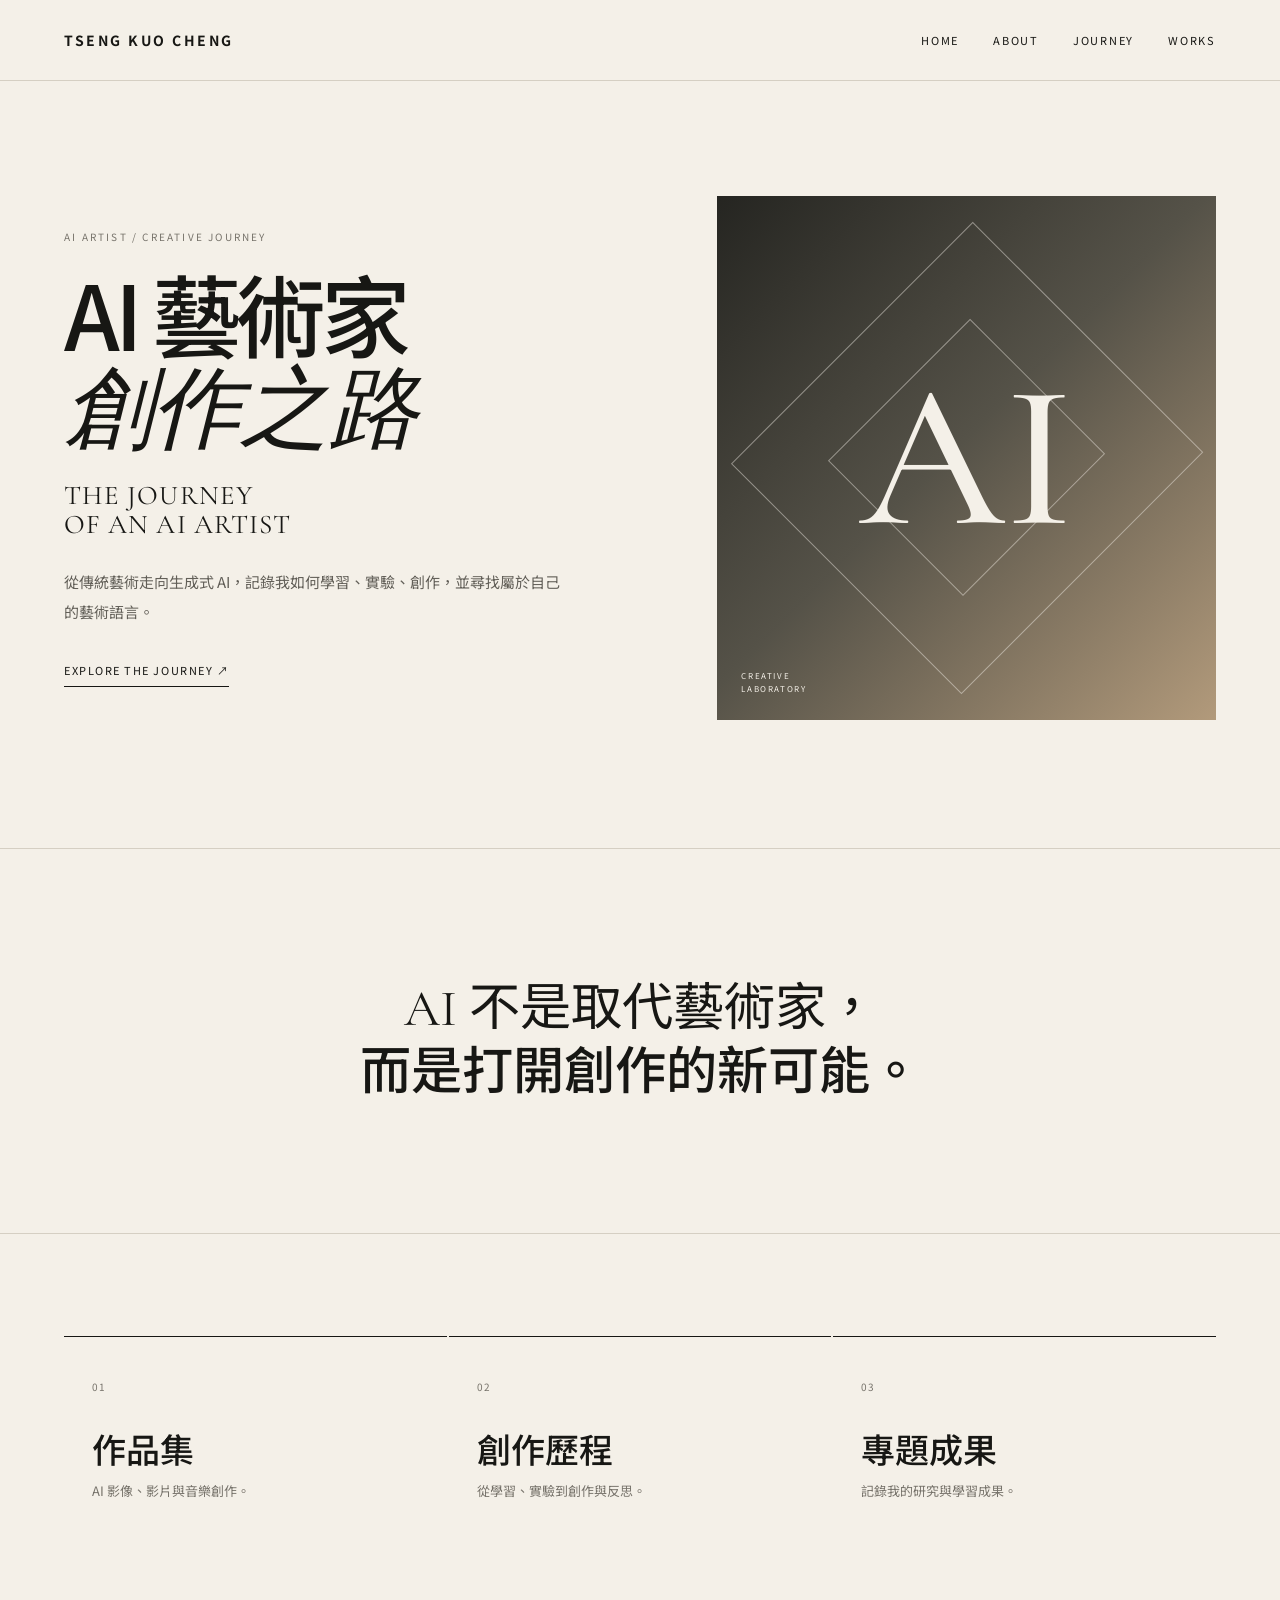
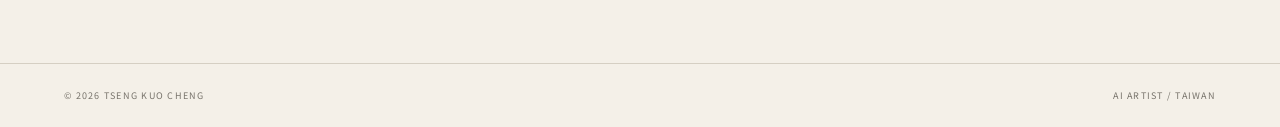
<file: index.html>
<!doctype html><html lang="zh-Hant"><head><meta charset="UTF-8"><meta name="viewport" content="width=device-width, initial-scale=1.0"><meta name="description" content="TSENG KUO CHENG｜AI藝術家創作之路"><title>TSENG KUO CHENG — AI 藝術家創作之路</title><link rel="stylesheet" href="style.css"></head><body><header class="site-header"><a class="brand" href="index.html">TSENG KUO CHENG</a><nav><a href="index.html">HOME</a><a href="about.html">ABOUT</a><a href="journey.html">JOURNEY</a><a href="works.html">WORKS</a></nav></header><main><section class="hero"><div class="hero-copy"><p class="eyebrow">AI ARTIST / CREATIVE JOURNEY</p><h1>AI 藝術家<br><em>創作之路</em></h1><p class="english-title">THE JOURNEY<br>OF AN AI ARTIST</p><p class="intro">從傳統藝術走向生成式 AI，記錄我如何學習、實驗、創作，並尋找屬於自己的藝術語言。</p><a class="button" href="journey.html">EXPLORE THE JOURNEY ↗</a></div><div class="hero-art" aria-label="AI藝術視覺作品展示"><span>AI</span><small>CREATIVE<br>LABORATORY</small></div></section><section class="statement"><p>AI 不是取代藝術家，<br><strong>而是打開創作的新可能。</strong></p></section><section class="cards"><a href="works.html"><span>01</span><h2>作品集</h2><p>AI 影像、影片與音樂創作。</p></a><a href="journey.html"><span>02</span><h2>創作歷程</h2><p>從學習、實驗到創作與反思。</p></a><a href="learning.html"><span>03</span><h2>專題成果</h2><p>記錄我的研究與學習成果。</p></a></section></main><footer><span>© 2026 TSENG KUO CHENG</span><span>AI ARTIST / TAIWAN</span></footer></body></html>
</file>
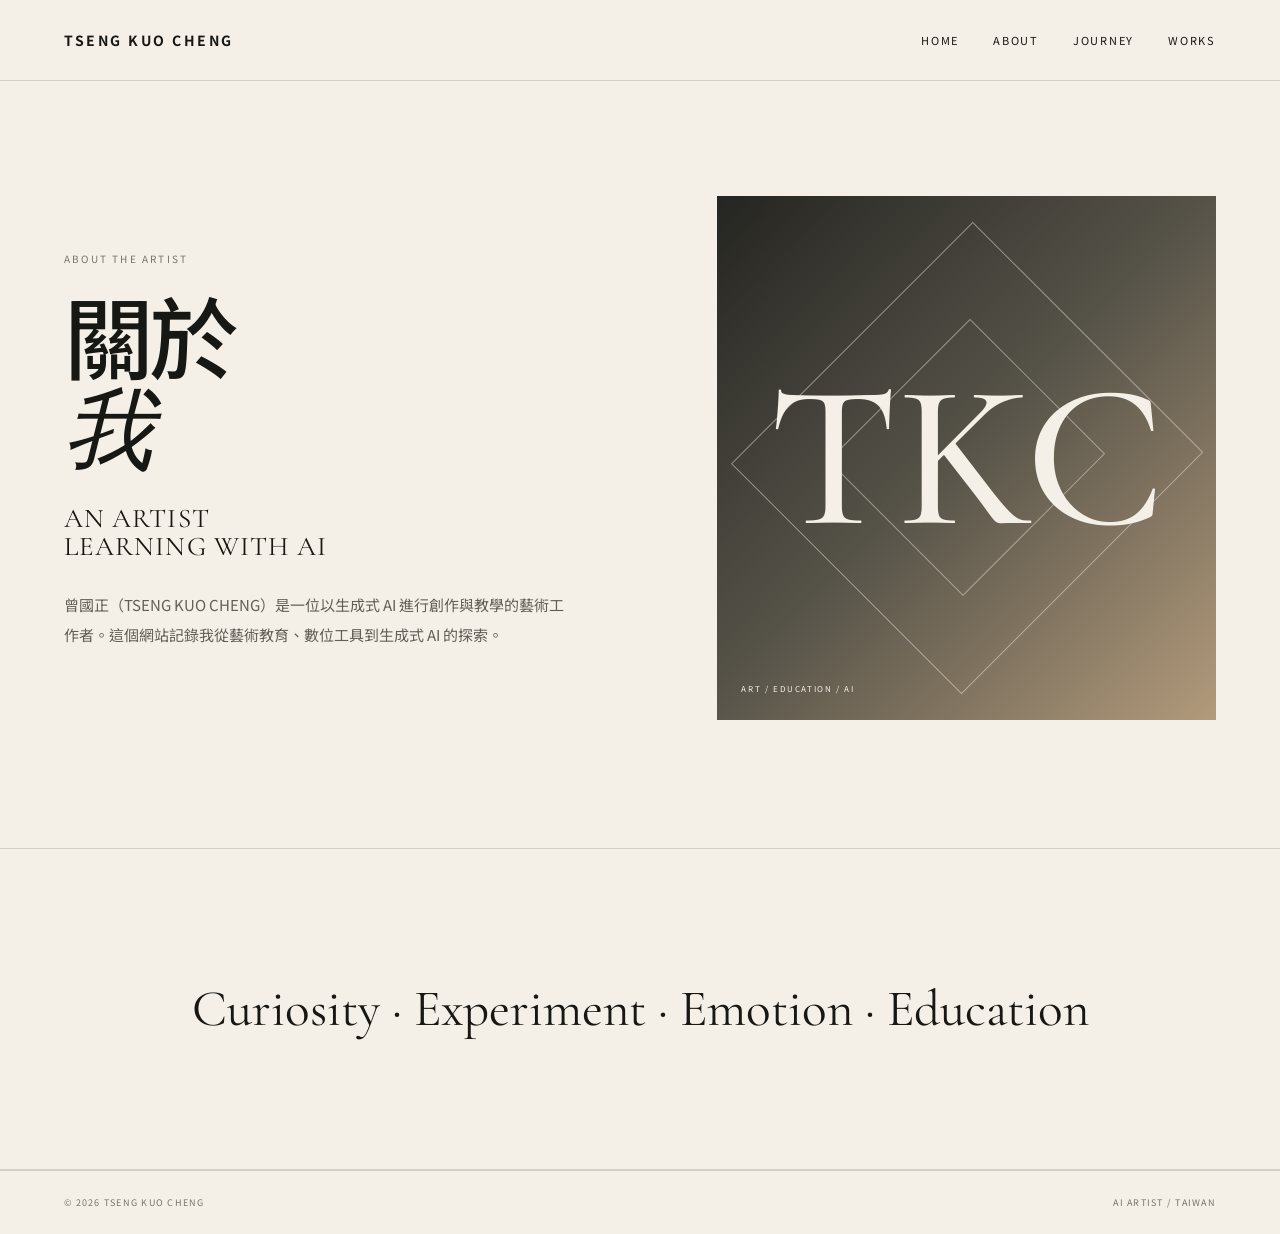
<file: about.html>
<!doctype html><html lang="zh-Hant"><head><meta charset="UTF-8"><meta name="viewport" content="width=device-width,initial-scale=1"><title>ABOUT — TSENG KUO CHENG</title><link rel="stylesheet" href="style.css"></head><body><header class="site-header"><a class="brand" href="index.html">TSENG KUO CHENG</a><nav><a href="index.html">HOME</a><a href="about.html">ABOUT</a><a href="journey.html">JOURNEY</a><a href="works.html">WORKS</a></nav></header><main><section class="hero"><div class="hero-copy"><p class="eyebrow">ABOUT THE ARTIST</p><h1>關於<br><em>我</em></h1><p class="english-title">AN ARTIST<br>LEARNING WITH AI</p><p class="intro">曾國正（TSENG KUO CHENG）是一位以生成式 AI 進行創作與教學的藝術工作者。這個網站記錄我從藝術教育、數位工具到生成式 AI 的探索。</p></div><div class="hero-art"><span>TKC</span><small>ART / EDUCATION / AI</small></div></section><section class="statement"><p>Curiosity · Experiment · Emotion · Education</p></section></main><footer><span>© 2026 TSENG KUO CHENG</span><span>AI ARTIST / TAIWAN</span></footer></body></html>
</file>
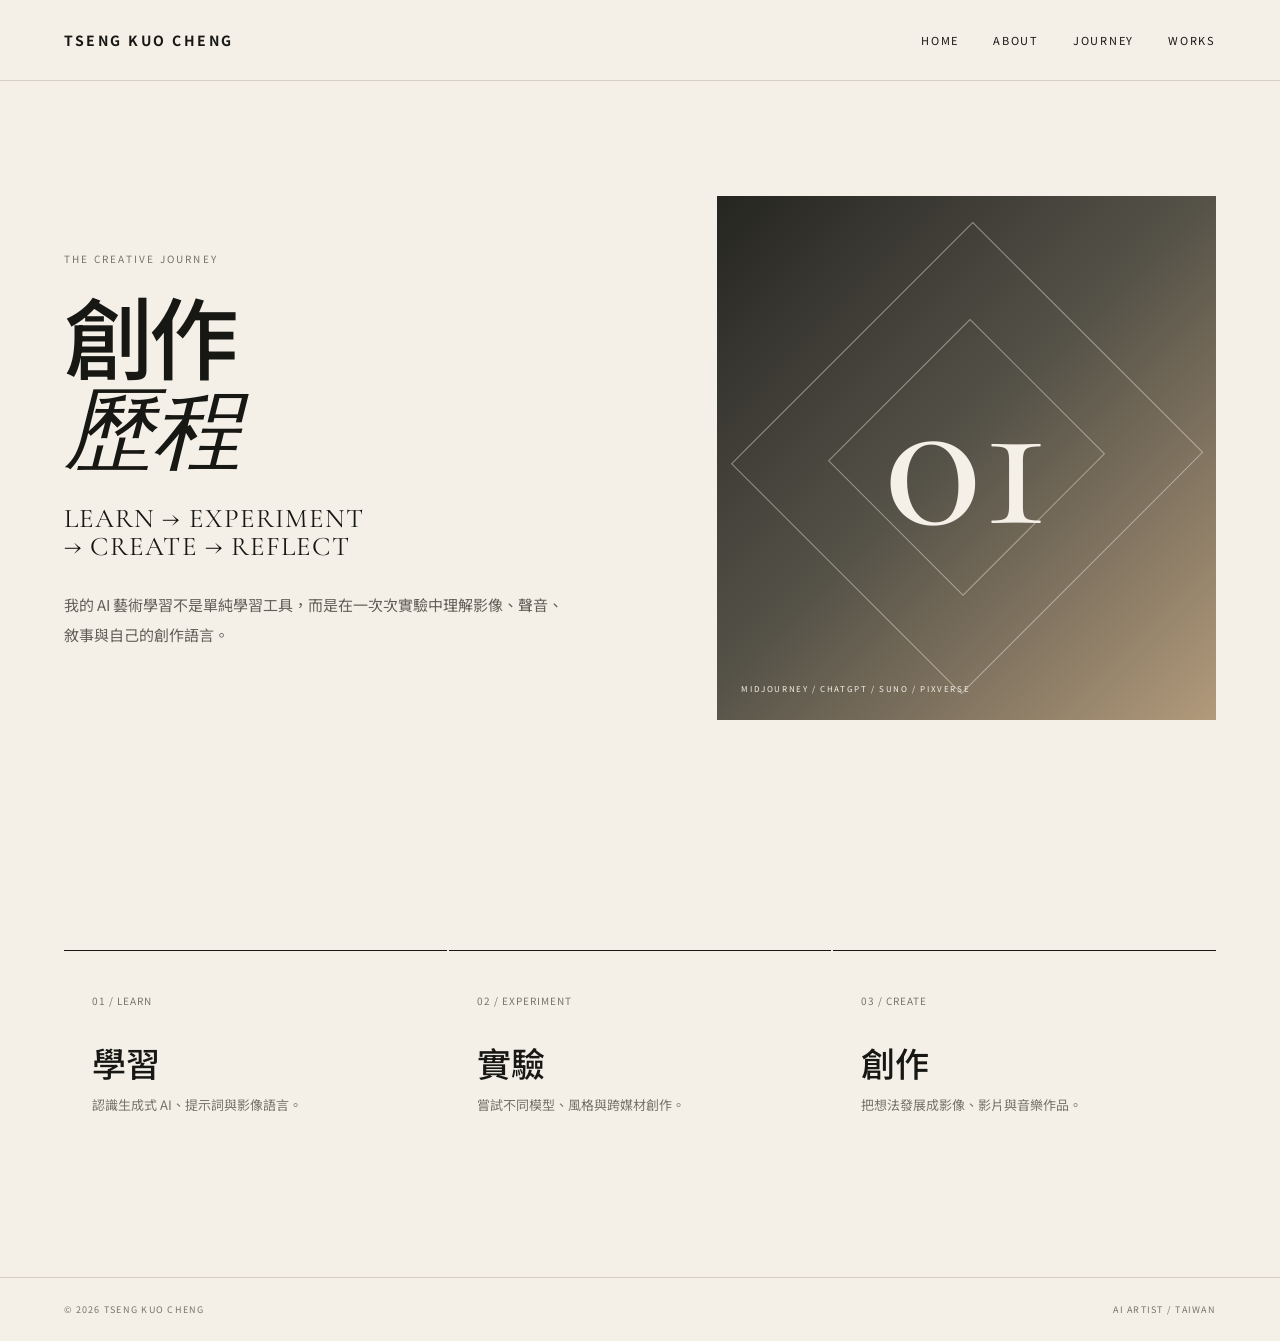
<file: journey.html>
<!doctype html><html lang="zh-Hant"><head><meta charset="UTF-8"><meta name="viewport" content="width=device-width,initial-scale=1"><title>JOURNEY — TSENG KUO CHENG</title><link rel="stylesheet" href="style.css"></head><body><header class="site-header"><a class="brand" href="index.html">TSENG KUO CHENG</a><nav><a href="index.html">HOME</a><a href="about.html">ABOUT</a><a href="journey.html">JOURNEY</a><a href="works.html">WORKS</a></nav></header><main><section class="hero"><div class="hero-copy"><p class="eyebrow">THE CREATIVE JOURNEY</p><h1>創作<br><em>歷程</em></h1><p class="english-title">LEARN → EXPERIMENT<br>→ CREATE → REFLECT</p><p class="intro">我的 AI 藝術學習不是單純學習工具，而是在一次次實驗中理解影像、聲音、敘事與自己的創作語言。</p></div><div class="hero-art"><span>01</span><small>MIDJOURNEY / CHATGPT / SUNO / PIXVERSE</small></div></section><section class="cards"><a><span>01 / LEARN</span><h2>學習</h2><p>認識生成式 AI、提示詞與影像語言。</p></a><a><span>02 / EXPERIMENT</span><h2>實驗</h2><p>嘗試不同模型、風格與跨媒材創作。</p></a><a><span>03 / CREATE</span><h2>創作</h2><p>把想法發展成影像、影片與音樂作品。</p></a></section></main><footer><span>© 2026 TSENG KUO CHENG</span><span>AI ARTIST / TAIWAN</span></footer></body></html>
</file>
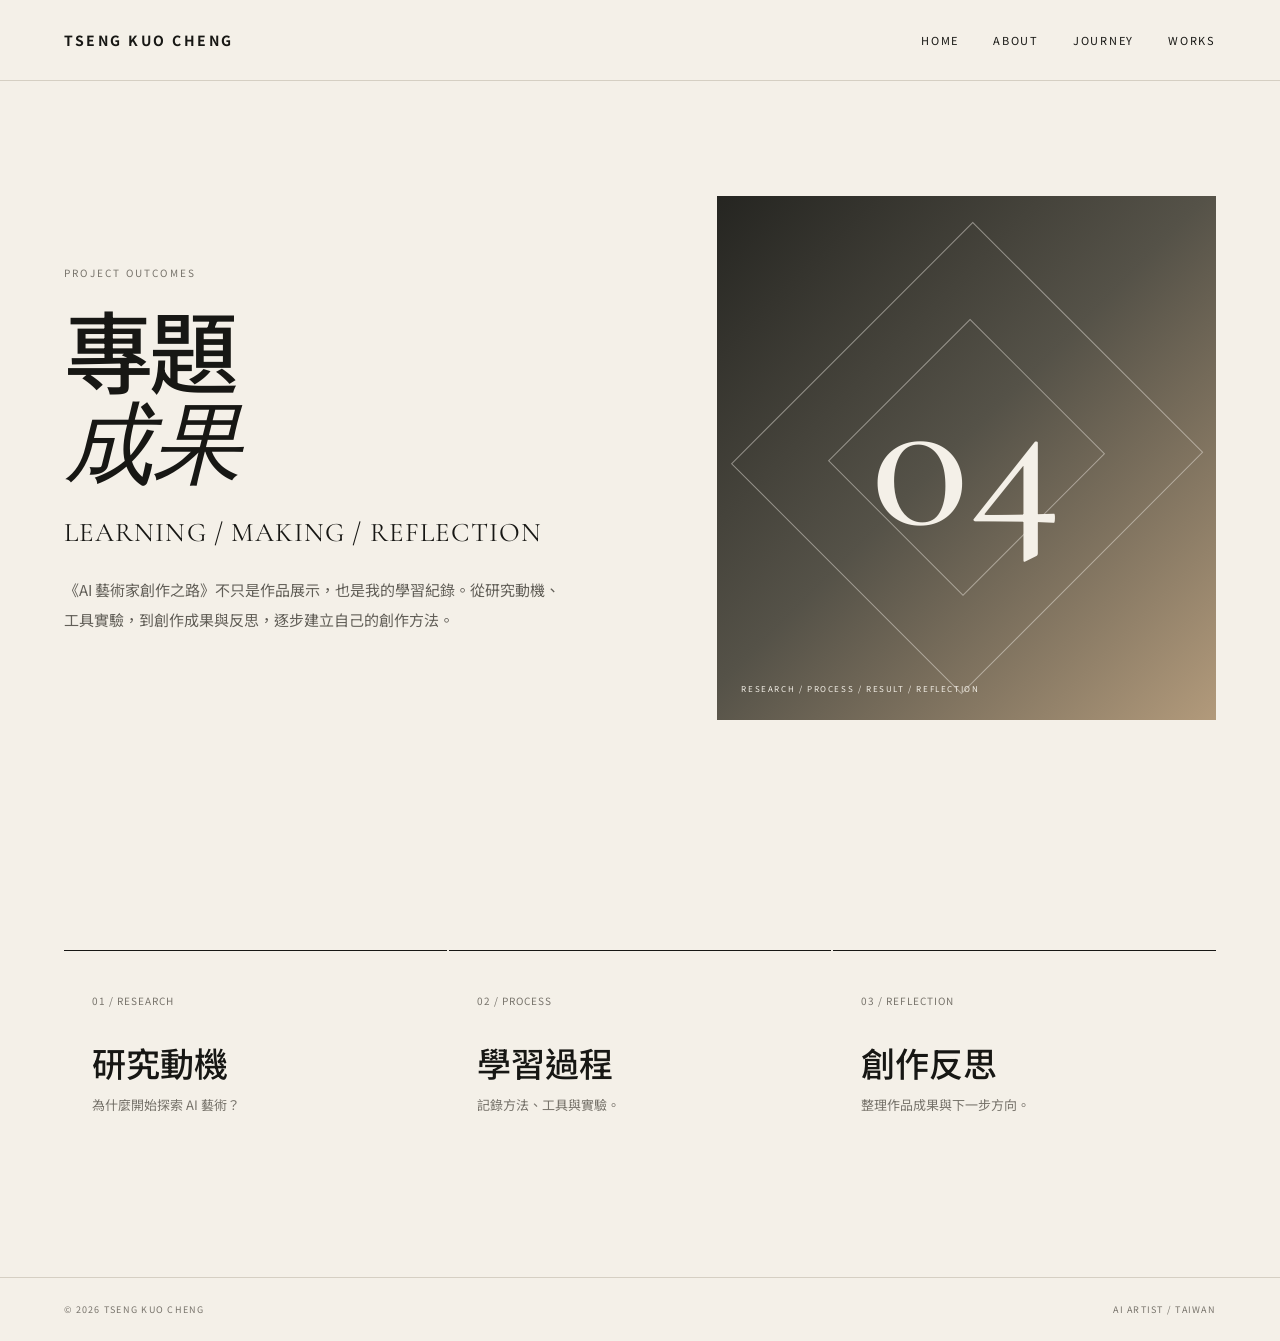
<file: learning.html>
<!doctype html><html lang="zh-Hant"><head><meta charset="UTF-8"><meta name="viewport" content="width=device-width,initial-scale=1"><title>LEARNING — TSENG KUO CHENG</title><link rel="stylesheet" href="style.css"></head><body><header class="site-header"><a class="brand" href="index.html">TSENG KUO CHENG</a><nav><a href="index.html">HOME</a><a href="about.html">ABOUT</a><a href="journey.html">JOURNEY</a><a href="works.html">WORKS</a></nav></header><main><section class="hero"><div class="hero-copy"><p class="eyebrow">PROJECT OUTCOMES</p><h1>專題<br><em>成果</em></h1><p class="english-title">LEARNING / MAKING / REFLECTION</p><p class="intro">《AI 藝術家創作之路》不只是作品展示，也是我的學習紀錄。從研究動機、工具實驗，到創作成果與反思，逐步建立自己的創作方法。</p></div><div class="hero-art"><span>04</span><small>RESEARCH / PROCESS / RESULT / REFLECTION</small></div></section><section class="cards"><a><span>01 / RESEARCH</span><h2>研究動機</h2><p>為什麼開始探索 AI 藝術？</p></a><a><span>02 / PROCESS</span><h2>學習過程</h2><p>記錄方法、工具與實驗。</p></a><a><span>03 / REFLECTION</span><h2>創作反思</h2><p>整理作品成果與下一步方向。</p></a></section></main><footer><span>© 2026 TSENG KUO CHENG</span><span>AI ARTIST / TAIWAN</span></footer></body></html>
</file>
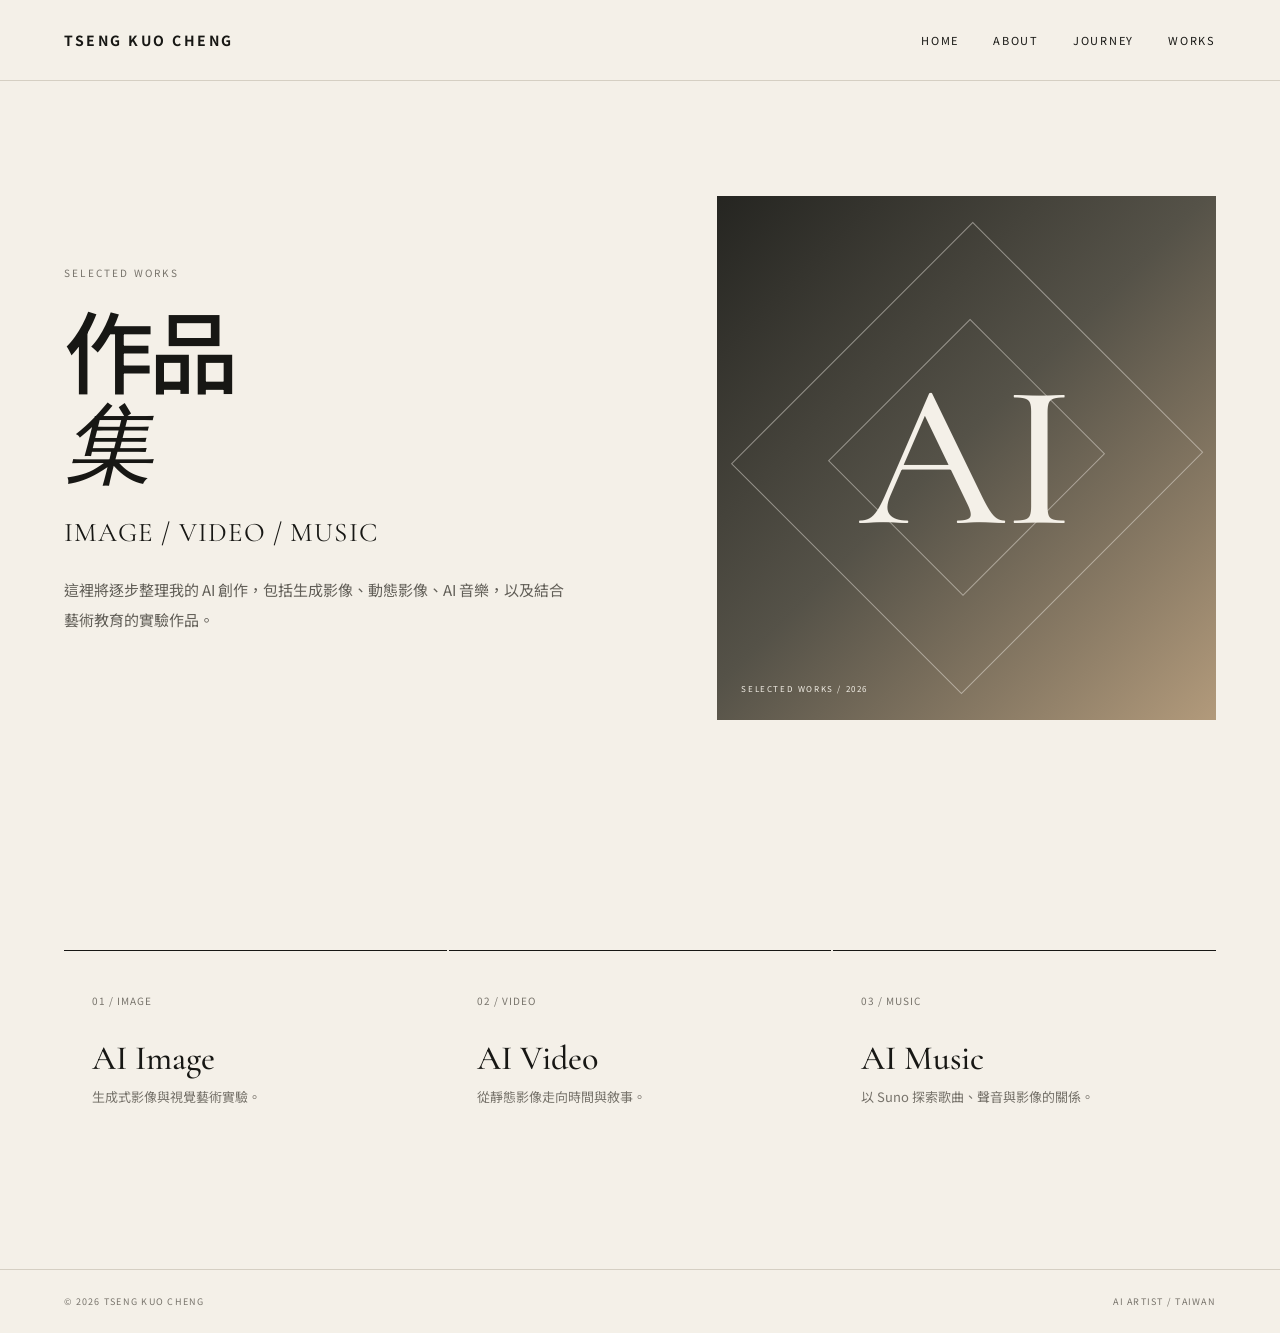
<file: works.html>
<!doctype html><html lang="zh-Hant"><head><meta charset="UTF-8"><meta name="viewport" content="width=device-width,initial-scale=1"><title>WORKS — TSENG KUO CHENG</title><link rel="stylesheet" href="style.css"></head><body><header class="site-header"><a class="brand" href="index.html">TSENG KUO CHENG</a><nav><a href="index.html">HOME</a><a href="about.html">ABOUT</a><a href="journey.html">JOURNEY</a><a href="works.html">WORKS</a></nav></header><main><section class="hero"><div class="hero-copy"><p class="eyebrow">SELECTED WORKS</p><h1>作品<br><em>集</em></h1><p class="english-title">IMAGE / VIDEO / MUSIC</p><p class="intro">這裡將逐步整理我的 AI 創作，包括生成影像、動態影像、AI 音樂，以及結合藝術教育的實驗作品。</p></div><div class="hero-art"><span>AI</span><small>SELECTED WORKS / 2026</small></div></section><section class="cards"><a><span>01 / IMAGE</span><h2>AI Image</h2><p>生成式影像與視覺藝術實驗。</p></a><a><span>02 / VIDEO</span><h2>AI Video</h2><p>從靜態影像走向時間與敘事。</p></a><a><span>03 / MUSIC</span><h2>AI Music</h2><p>以 Suno 探索歌曲、聲音與影像的關係。</p></a></section></main><footer><span>© 2026 TSENG KUO CHENG</span><span>AI ARTIST / TAIWAN</span></footer></body></html>
</file>
<file: style.css>
@import url('https://fonts.googleapis.com/css2?family=Cormorant+Garamond:wght@400;500;600&family=Noto+Sans+TC:wght@400;500;700&display=swap');
:root{--paper:#f4f0e8;--ink:#171714;--muted:#77736b;--line:#d5cfc3;--accent:#a27b55}
*{box-sizing:border-box}html{scroll-behavior:smooth}body{margin:0;background:var(--paper);color:var(--ink);font-family:"Noto Sans TC",sans-serif}a{color:inherit;text-decoration:none}.site-header{max-width:1320px;margin:auto;padding:30px 5vw;display:flex;justify-content:space-between;align-items:center;border-bottom:1px solid var(--line)}.brand{font-size:14px;font-weight:700;letter-spacing:.18em}.site-header nav{display:flex;gap:34px;font-size:11px;letter-spacing:.16em}.site-header nav a:hover{opacity:.55}.hero{max-width:1320px;margin:auto;padding:9vw 5vw 10vw;display:grid;grid-template-columns:1.05fr .95fr;gap:8vw;align-items:center;min-height:72vh}.eyebrow{font-size:10px;letter-spacing:.22em;color:var(--muted);margin:0 0 25px}.hero h1{font-size:clamp(52px,7vw,100px);line-height:.98;font-weight:500;letter-spacing:-.06em;margin:0}.hero h1 em{font-family:"Cormorant Garamond",serif;font-weight:400;letter-spacing:-.02em}.english-title{font-family:"Cormorant Garamond",serif;font-size:27px;line-height:1.05;letter-spacing:.04em;margin:28px 0}.intro{max-width:510px;color:#625f58;line-height:2;font-size:15px}.button{display:inline-block;margin-top:20px;border-bottom:1px solid var(--ink);padding-bottom:8px;font-size:11px;letter-spacing:.14em}.hero-art{aspect-ratio:1/1.05;background:linear-gradient(135deg,#252521,#555248 48%,#b29a7b);position:relative;overflow:hidden;display:flex;align-items:center;justify-content:center}.hero-art:before,.hero-art:after{content:"";position:absolute;border:1px solid rgba(244,240,232,.45);transform:rotate(45deg)}.hero-art:before{width:65%;height:65%}.hero-art:after{width:38%;height:38%}.hero-art span{font-family:"Cormorant Garamond",serif;font-size:clamp(100px,16vw,220px);color:var(--paper);font-weight:500;position:relative;z-index:2}.hero-art small{position:absolute;bottom:24px;left:24px;color:var(--paper);font-size:8px;line-height:1.6;letter-spacing:.2em}.statement{border-top:1px solid var(--line);border-bottom:1px solid var(--line);padding:10vw 5vw;text-align:center}.statement p{font-family:"Cormorant Garamond","Noto Sans TC",serif;font-size:clamp(28px,4vw,55px);line-height:1.25;margin:0}.statement strong{font-weight:500}.cards{max-width:1320px;margin:auto;padding:8vw 5vw 10vw;display:grid;grid-template-columns:repeat(3,1fr);gap:2px}.cards a{padding:35px 28px;border-top:1px solid var(--ink);min-height:190px;transition:.3s}.cards a:hover{background:#e9e3d8;transform:translateY(-4px)}.cards span{font-size:10px;color:var(--muted);letter-spacing:.1em}.cards h2{font-family:"Cormorant Garamond","Noto Sans TC",serif;font-size:34px;font-weight:500;margin:28px 0 8px}.cards p{color:var(--muted);font-size:13px;margin:0}footer{padding:25px 5vw;border-top:1px solid var(--line);display:flex;justify-content:space-between;font-size:9px;letter-spacing:.14em;color:var(--muted)}@media(max-width:760px){.site-header{padding:22px 6vw}.site-header nav{gap:12px}.hero{grid-template-columns:1fr;padding:18vw 6vw;gap:12vw}.hero-art{order:2}.cards{grid-template-columns:1fr;padding:15vw 6vw}.cards a{min-height:auto}.statement{padding:18vw 6vw}footer{padding:22px 6vw;gap:15px;flex-direction:column}}
</file>
